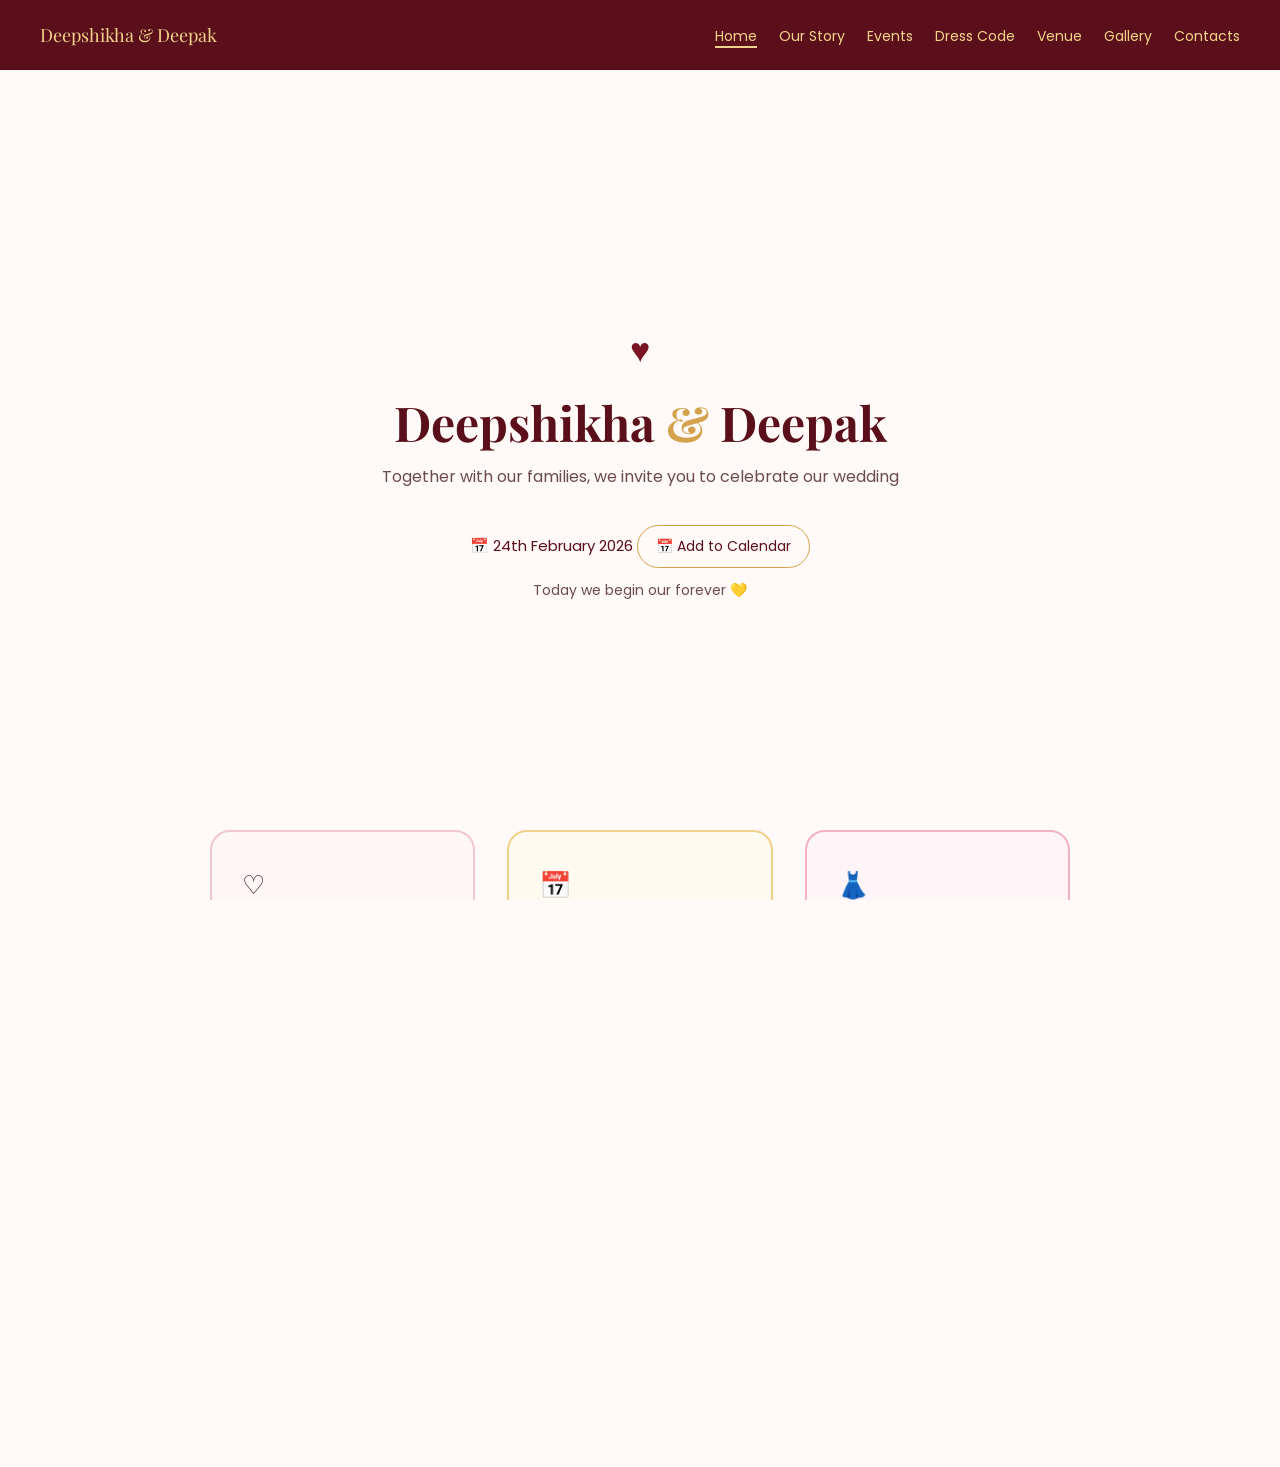
<file: index.html>
<!DOCTYPE html>
<html lang="en">
<head>
  <meta charset="UTF-8" />
  <meta name="viewport" content="width=device-width, initial-scale=1.0" />
  <title>Deepshikha & Deepak</title>

  <link rel="icon" href="/favicon.ico" type="image/x-icon">

  <!-- Fonts -->
  <link href="https://fonts.googleapis.com/css2?family=Playfair+Display:wght@500;600&family=Poppins:wght@300;400&display=swap" rel="stylesheet">

  <link rel="stylesheet" href="css/style.css" />
</head>
<script>
  const weddingDate = new Date("February 24, 2026 00:00:00").getTime();

  setInterval(() => {
    const now = new Date().getTime();
    const diff = weddingDate - now;

    if (diff <= 0) {
      document.getElementById("countdown").innerText =
        "Today we begin our forever 💛";
      return;
    }

    const days = Math.floor(diff / (1000 * 60 * 60 * 24));
    document.getElementById("countdown").innerText =
      `We’re getting married in ${days} days`;
  }, 1000);
</script>

<body>

<!-- Navigation -->
<nav>
  <div class="logo">Deepshikha & Deepak</div>
  <ul>
    <li><a href="index.html" class="active">Home</a></li>
    <li><a href="our-story.html">Our Story</a></li>
    <li><a href="events.html">Events</a></li>
    <li><a href="dress-code.html">Dress Code</a></li>
    <li><a href="venue.html">Venue</a></li>
    <li><a href="gallery.html">Gallery</a></li>
    <li><a href="contacts.html">Contacts</a></li>
  </ul>
</nav>

<!-- HERO -->
<section class="hero">
  <div class="hero-inner">
    <div class="hero-heart">♥</div>

    <h1 class="hero-title">
      Deepshikha <span>&</span> Deepak
    </h1>

    <p class="hero-subtitle">
  Together with our families, we invite you to celebrate our wedding
</p>

    <div class="hero-date">
      📅 24th February 2026
      <a
  href="https://www.google.com/calendar/render?action=TEMPLATE
&text=Deepshikha+%26+Deepak+Wedding
&dates=20260215T120000/20260215T180000
&details=Wedding+of+Deepshikha+and+Deepak
&location=SSSFarms,+Bijwasan,+New+Delhi"
  target="_blank"
  class="calendar-btn"
>
  📅 Add to Calendar
</a>
<p id="countdown" class="countdown"></p>
    </div>
  </div>
</section>

<section class="home-cards">
  <a href="our-story.html" class="card card-story">
    <span class="icon">♡</span>
    <h3>Our Story</h3>
    <p>How our journey began</p>
  </a>

  <a href="events.html" class="card card-venue">
    <span class="icon">📅</span>
    <h3>Wedding Events</h3>
    <p>Ceremonies & schedule</p>
  </a>

  <a href="dress-code.html" class="card card-gallery">
    <span class="icon">👗</span>
    <h3>Dress Code</h3>
    <p>What to wear for each event</p>
  </a>

  <a href="venue.html" class="card card-venue">
    <span class="icon">📍</span>
    <h3>Venue</h3>
    <p>Location & directions</p>
  </a>

  <a href="gallery.html" class="card card-gallery">
    <span class="icon">📸</span>
    <h3>Gallery</h3>
    <p>Moments & memories</p>
  </a>

  <a href="contacts.html" class="card card-contacts">
    <span class="icon">📞</span>
    <h3>Contacts</h3>
    <p>Important people to reach</p>
  </a>
</section>


<!-- Footer -->
<footer>
  <p>💛 Deepshikha & Deepak 💛</p>
  <p class="date">24th February 2026</p>
</footer>

</body>
</html>
</file>
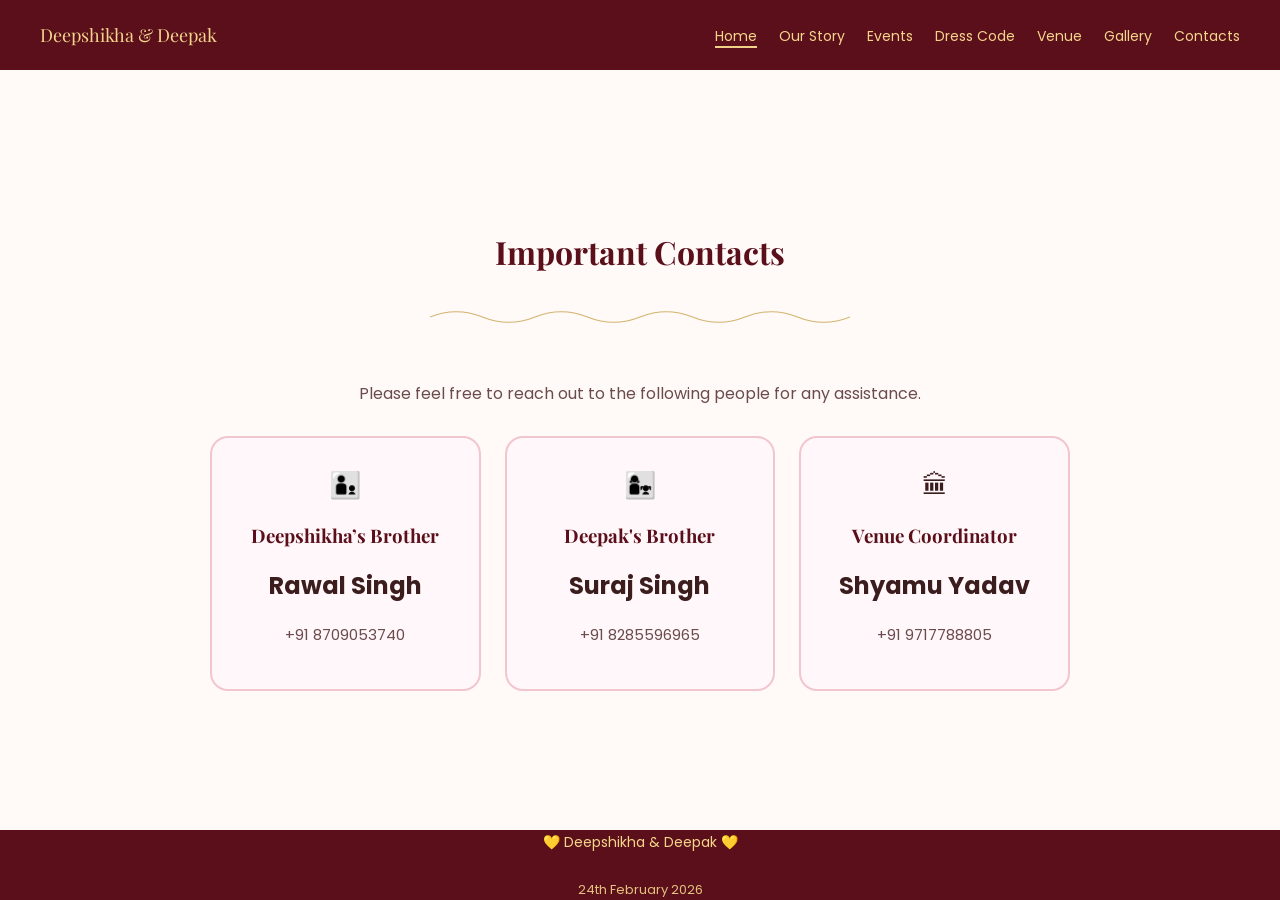
<file: contacts.html>
<!DOCTYPE html>
<html lang="en">
<head>
  <link rel="icon" href="/favicon.png" type="image/x-icon">
  <meta charset="UTF-8" />
  <meta name="viewport" content="width=device-width, initial-scale=1.0" />
  <title>Important Contacts | D & D</title>

  <!-- Fonts -->
  <link href="https://fonts.googleapis.com/css2?family=Playfair+Display:wght@500;600&family=Poppins:wght@300;400&display=swap" rel="stylesheet">

  <!-- Main Styles -->
  <link rel="stylesheet" href="css/style.css" />
</head>
<body>

<!-- Navigation -->
<nav>
  <div class="logo">Deepshikha & Deepak</div>
  <ul>
    <li><a href="index.html" class="active">Home</a></li>
    <li><a href="our-story.html">Our Story</a></li>
    <li><a href="events.html">Events</a></li>
    <li><a href="dress-code.html">Dress Code</a></li>
    <li><a href="venue.html">Venue</a></li>
    <li><a href="gallery.html">Gallery</a></li>
    <li><a href="contacts.html">Contacts</a></li>
  </ul>
</nav>

<!-- Page Content -->
<main class="container contacts-page">

  <h1>Important Contacts</h1>

  <!-- Decorative motif -->
  <img src="assets/motif.svg" alt="" class="motif">

  <p class="contacts-note">
    Please feel free to reach out to the following people for any assistance.
  </p>

  <!-- Contact Cards -->
  <section class="contacts-grid">

    <div class="contact-card">
      <span class="contact-icon">👨‍👦</span>
      <h3>Deepshikha’s Brother</h3>
      <h2>Rawal Singh</h2>
      <p>+91 8709053740</p>
    </div>

    <div class="contact-card">
      <span class="contact-icon">👩‍👧</span>
      <h3>Deepak's Brother</h3>
      <h2>Suraj Singh</h2>
      <p>+91 8285596965</p>
    </div>

    <div class="contact-card">
      <span class="contact-icon">🏛</span>
      <h3>Venue Coordinator</h3>
      <h2>Shyamu Yadav</h2>
      <p>+91 9717788805</p>
    </div>

  </section>

</main>

<!-- Footer -->
<footer>
  <p>💛 Deepshikha & Deepak 💛</p>
  <p class="date">24th February 2026</p>
</footer>

</body>
</html>
</file>
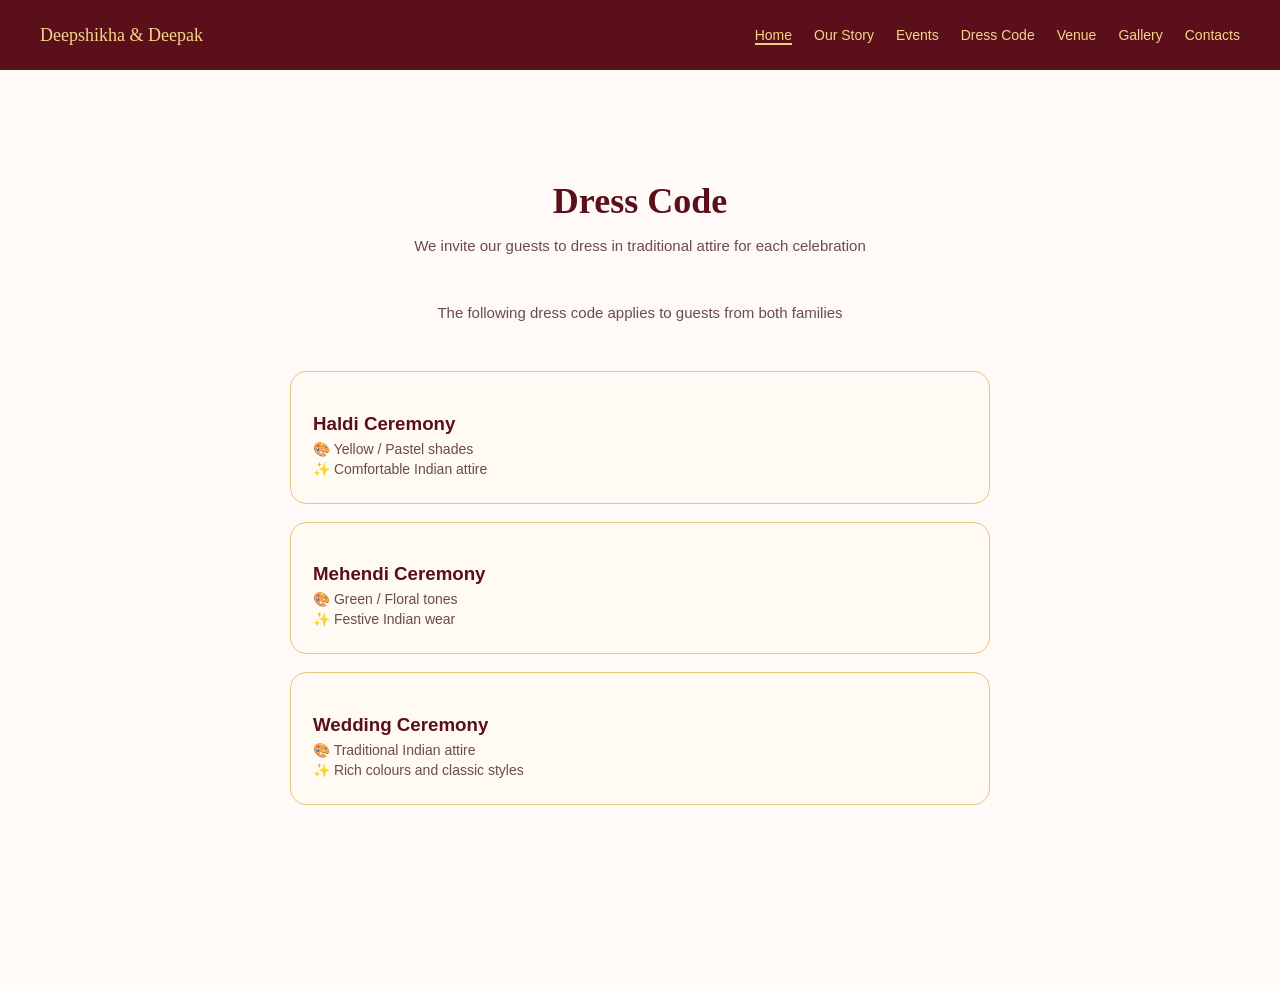
<file: dress-code.html>
<!DOCTYPE html>
<html lang="en">
<head>
  <meta charset="UTF-8" />
  <meta name="viewport" content="width=device-width, initial-scale=1.0" />
  <title>Dress Code | Deepshikha & Deepak</title>

  <link rel="stylesheet" href="css/style.css" />
</head>
<body>

<nav>
  <div class="logo">Deepshikha & Deepak</div>
  <ul>
    <li><a href="index.html" class="active">Home</a></li>
    <li><a href="our-story.html">Our Story</a></li>
    <li><a href="events.html">Events</a></li>
    <li><a href="dress-code.html">Dress Code</a></li>
    <li><a href="venue.html">Venue</a></li>
    <li><a href="gallery.html">Gallery</a></li>
    <li><a href="contacts.html">Contacts</a></li>
  </ul>
</nav>

<section class="page">
  <h1 class="page-title">Dress Code</h1>
  <p class="page-subtitle">
    We invite our guests to dress in traditional attire for each celebration
  </p>
  <p class="page-subtitle">
  The following dress code applies to guests from both families
</p>

  <div class="family-section">

    <div class="event-card">
      <h3>Haldi Ceremony</h3>
      <p>🎨 Yellow / Pastel shades</p>
      <p>✨ Comfortable Indian attire</p>
    </div>

    <div class="event-card">
      <h3>Mehendi Ceremony</h3>
      <p>🎨 Green / Floral tones</p>
      <p>✨ Festive Indian wear</p>
    </div>

    <div class="event-card">
      <h3>Wedding Ceremony</h3>
      <p>🎨 Traditional Indian attire</p>
      <p>✨ Rich colours and classic styles</p>
    </div>

  </div>
</section>

<footer>
  <p>💛 Deepshikha & Deepak 💛</p>
  <p class="date">24th February 2026</p>
</footer>

</body>
</html>
</file>
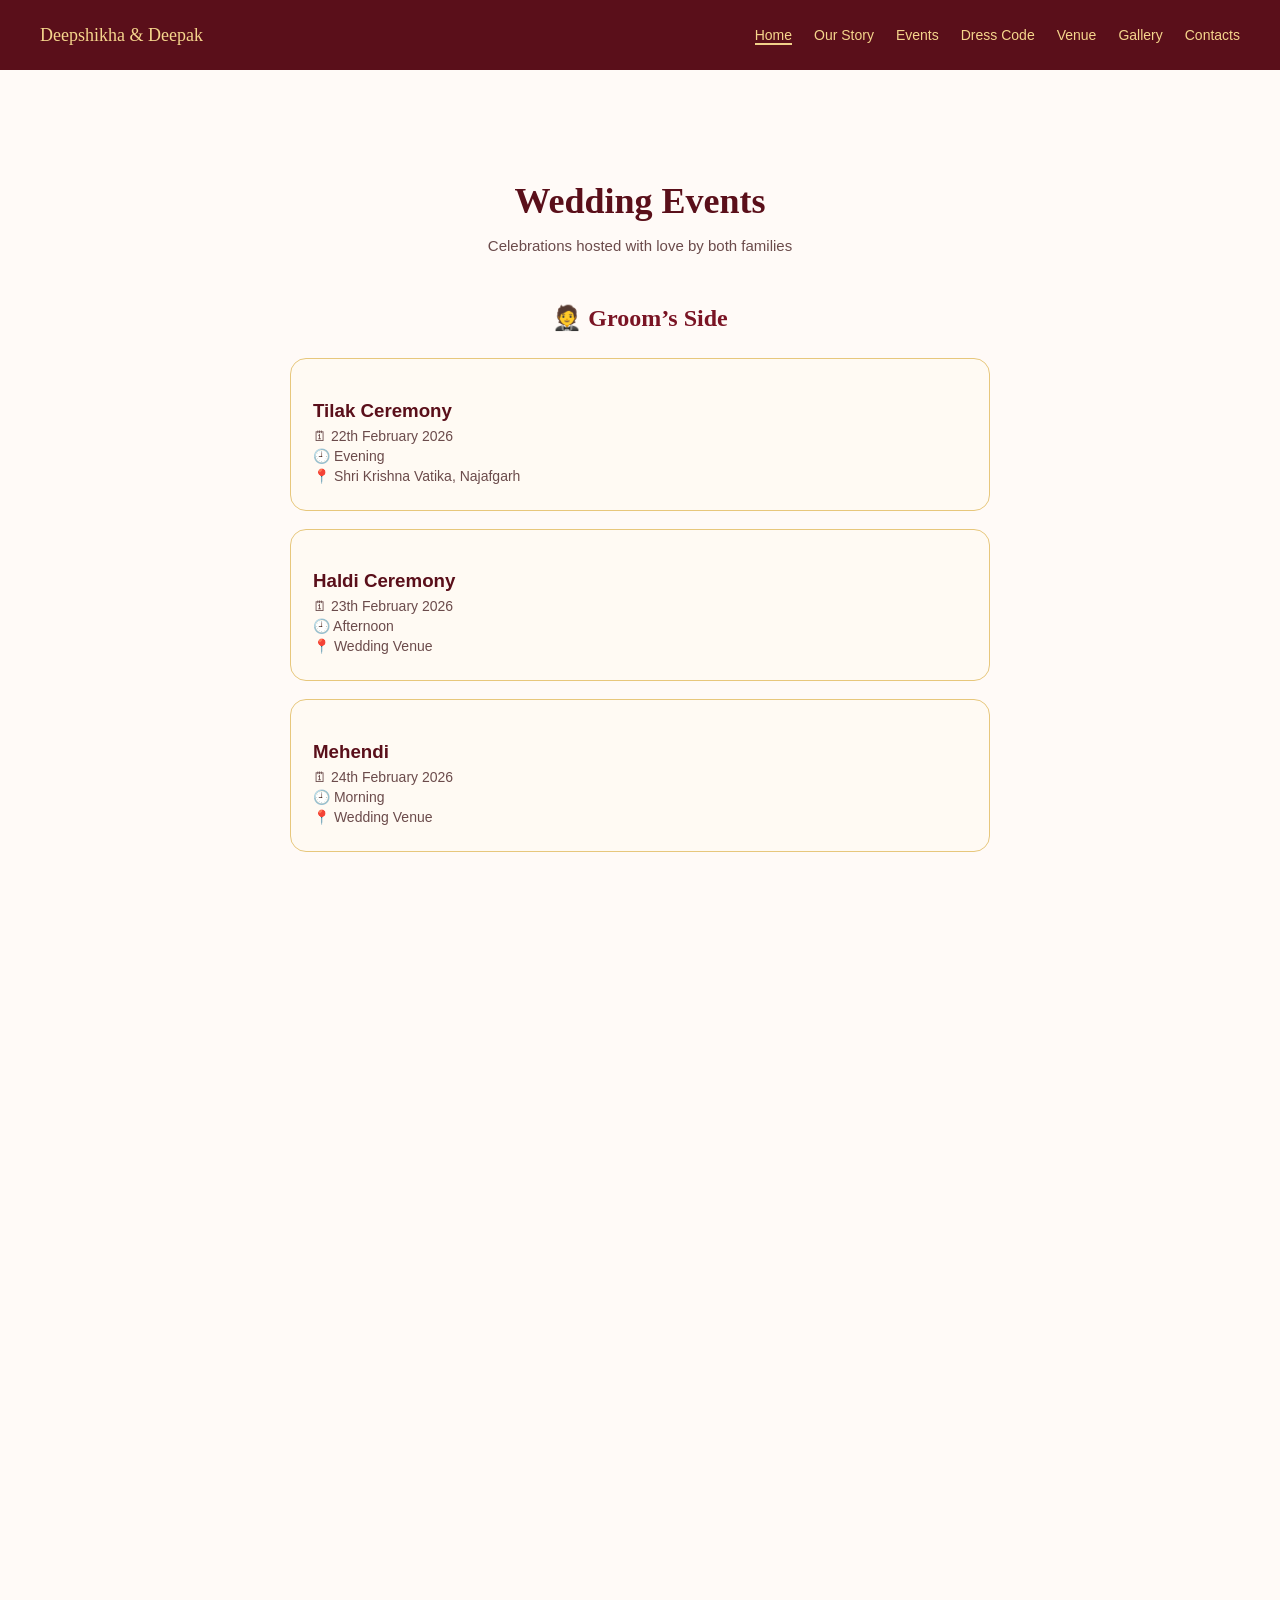
<file: events.html>
<!DOCTYPE html>
<html lang="en">
<head>
  <meta charset="UTF-8" />
  <meta name="viewport" content="width=device-width, initial-scale=1.0" />
  <title>Wedding Events | Deepshikha & Deepak</title>

  <link rel="stylesheet" href="css/style.css" />
</head>
<body>

<nav>
  <div class="logo">Deepshikha & Deepak</div>
  <ul>
    <li><a href="index.html" class="active">Home</a></li>
    <li><a href="our-story.html">Our Story</a></li>
    <li><a href="events.html">Events</a></li>
    <li><a href="dress-code.html">Dress Code</a></li>
    <li><a href="venue.html">Venue</a></li>
    <li><a href="gallery.html">Gallery</a></li>
    <li><a href="contacts.html">Contacts</a></li>
  </ul>
</nav>

<section class="page">
  <h1 class="page-title">Wedding Events</h1>
  <p class="page-subtitle">
    Celebrations hosted with love by both families
  </p>

  <!-- Groom Side -->
  <div class="family-section">
    <h2 class="family-title">🤵 Groom’s Side</h2>

    <div class="event-card">
      <h3>Tilak Ceremony</h3>
      <p>🗓 22th February 2026</p>
      <p>🕘 Evening</p>
      <p>📍 Shri Krishna Vatika, Najafgarh</p>
    </div>

    <div class="event-card">
      <h3>Haldi Ceremony</h3>
      <p>🗓 23th February 2026</p>
      <p>🕘 Afternoon</p>
      <p>📍 Wedding Venue</p>
    </div>

    <div class="event-card">
      <h3>Mehendi</h3>
      <p>🗓 24th February 2026</p>
      <p>🕘 Morning</p>
      <p>📍 Wedding Venue</p>
    </div>
    </div>
  </div>

  <!-- Bride Side -->
  <div class="family-section">
    <h2 class="family-title">👰 Bride’s Side</h2>

    <div class="event-card">
      <h3>Mehendi Ceremony</h3>
      <p>🗓 23th February 2026</p>
      <p>🕒 Evening</p>
      <p>📍 YTA</p>
    </div>

    <div class="event-card">
      <h3>Sangeet Night</h3>
      <p>🗓 23th February 2026</p>
      <p>🕖 Evening</p>
      <p>📍 YTA</p>
    </div>  

    <div class="event-card">
      <h3>Haldi Ceremony</h3>
      <p>🗓 24th February 2026</p>
      <p>🕘 Noon</p>
      <p>📍 Wedding Venue</p>
    </div>
    </div>
  </div>

  <!-- Common Events -->
  <div class="family-section">
    <h2 class="family-title">💛 Main Ceremony</h2>

    <div class="event-card">
      <h3>Wedding Ceremony</h3>
      <p>🗓 24th February 2026</p>
      <p>🕚 6:00 PM onwards</p>
      <p>📍 Carnival Greens, Bijwasan</p>
    </div>
  </div>
</section>

<footer>
  <p>💛 Deepshikha & Deepak 💛</p>
  <p class="date">24th February 2026</p>
</footer>

</body>
</html>
</file>
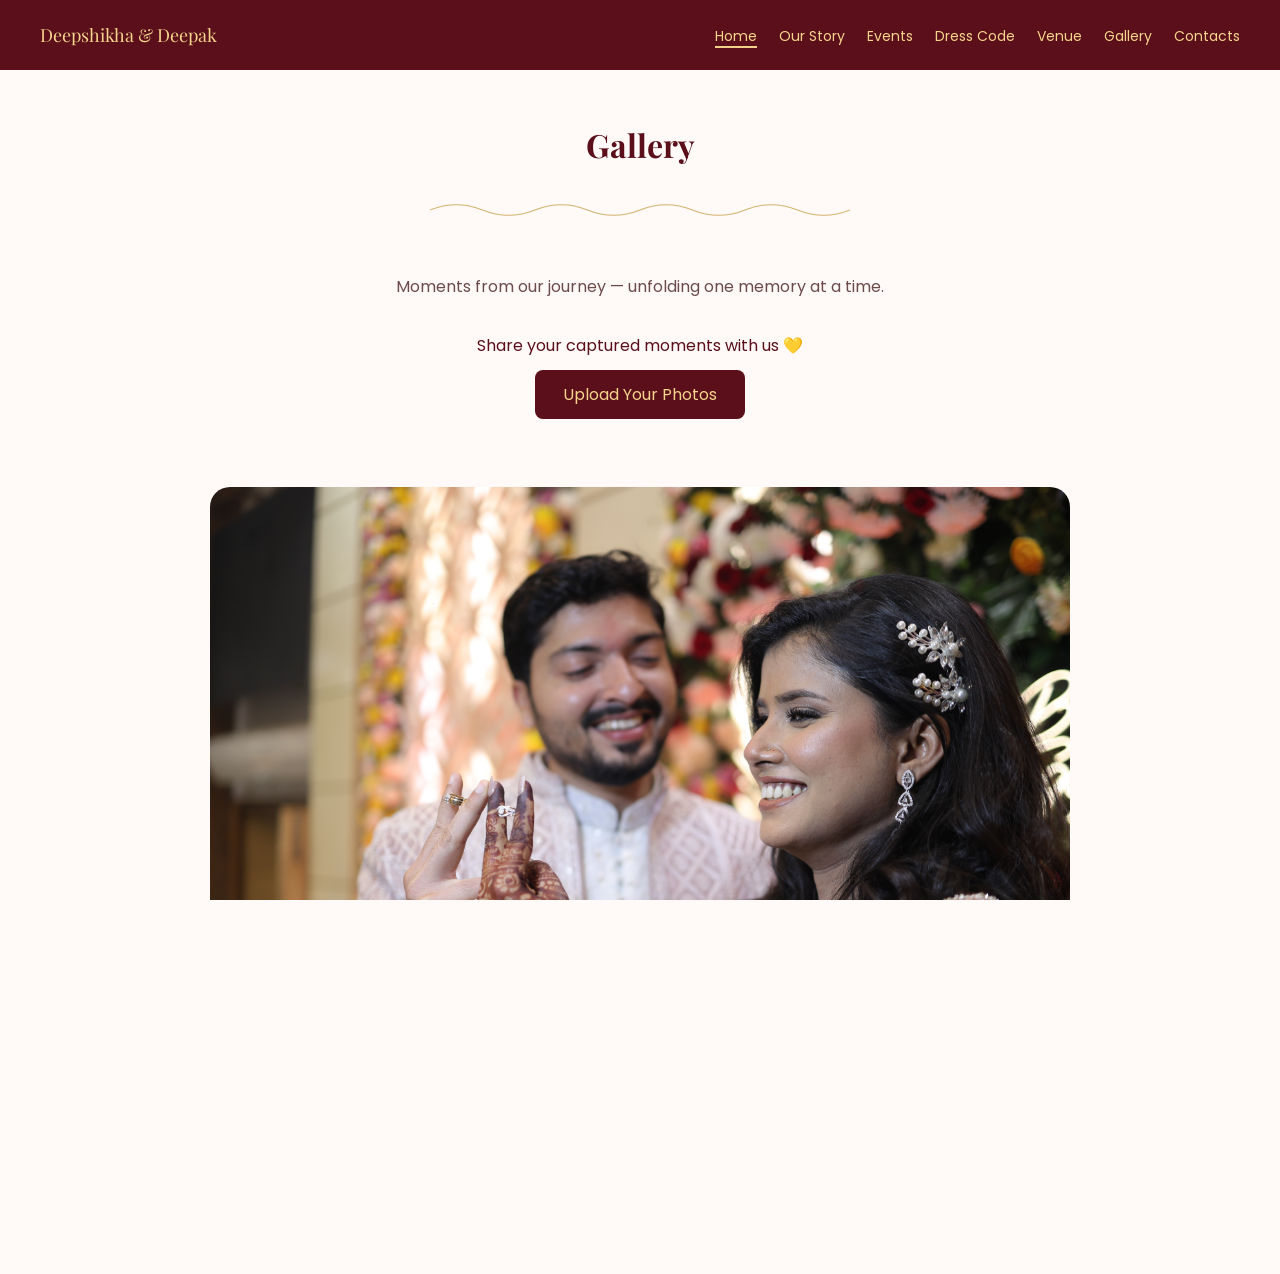
<file: gallery.html>
<!DOCTYPE html>
<html lang="en">
<head>
  <link rel="icon" href="/favicon.png" type="image/x-icon">
  <meta charset="UTF-8" />
  <meta name="viewport" content="width=device-width, initial-scale=1.0" />
  <title>Gallery | D & D</title>

  <!-- Fonts -->
  <link href="https://fonts.googleapis.com/css2?family=Playfair+Display:wght@500;600&family=Poppins:wght@300;400&display=swap" rel="stylesheet">

  <!-- Main Styles -->
  <link rel="stylesheet" href="css/style.css" />

  <!-- Slideshow Styles -->
  <style>
    .slideshow {
      max-width: 900px;
      margin: 40px auto;
      border-radius: 20px;
      overflow: hidden;
    }


    .slide {
      position: absolute;
      inset: 0;
      opacity: 0;
      transition: opacity 1.2s ease, transform 1.2s ease;
      transform: scale(1.03);
      width: 100%;
      height: auto;
      display: block;
    }

    .slide.active {
      opacity: 1;
      transform: scale(1);
    }

    .slide img {
      width: 100%;
      height: 100%;
      object-fit: cover;
    }

    @media (max-width: 768px) {
      .slideshow {
        height: 320px;
      }
    }
  </style>
</head>
<body>

<!-- Navigation -->
<nav>
  <div class="logo">Deepshikha & Deepak</div>
  <ul>
    <li><a href="index.html" class="active">Home</a></li>
    <li><a href="our-story.html">Our Story</a></li>
    <li><a href="events.html">Events</a></li>
    <li><a href="dress-code.html">Dress Code</a></li>
    <li><a href="venue.html">Venue</a></li>
    <li><a href="gallery.html">Gallery</a></li>
    <li><a href="contacts.html">Contacts</a></li>
  </ul>
</nav>

<!-- Page Content -->
<main class="container gallery-page">

  <h1>Gallery</h1>

  <img src="assets/motif.svg" alt="" class="motif">

  <p class="gallery-note">
    Moments from our journey — unfolding one memory at a time.
  </p>

  <!-- Upload Section -->
  <section class="upload-section">
    <p class="upload-text">
      Share your captured moments with us 💛
    </p>

    <a
      href="https://drive.google.com/drive/folders/1DLoI-LvtGlVqR0OEaVJBHrWMjuopYNuo?usp=sharing"
      target="_blank"
      class="upload-btn"
    >
      Upload Your Photos
    </a>
  </section>

  <!-- Slideshow -->
  <section class="slideshow" id="slideshow">
    <div class="slide active">
      <img src="assets/IMG_3920.JPG" alt="Memory 1">
    </div>
    <div class="slide">
      <img src="assets/IMG_3432.JPG" alt="Memory 2">
    </div>
    <div class="slide">
      <img src="assets/IMG_3936.JPG" alt="Memory 3">
    </div>
  </section>

</main>

<!-- Footer -->
<footer>
  <p>💛 Deepshikha & Deepak 💛</p>
  <p class="date">24th February 2026</p>
</footer>

<!-- Slideshow Script -->
<script>
  const slides = document.querySelectorAll(".slide");
  let currentIndex = 0;

  setInterval(() => {
    slides[currentIndex].classList.remove("active");
    currentIndex = (currentIndex + 1) % slides.length;
    slides[currentIndex].classList.add("active");
  }, 4000); // 4 seconds
</script>

</body>
</html>
</file>
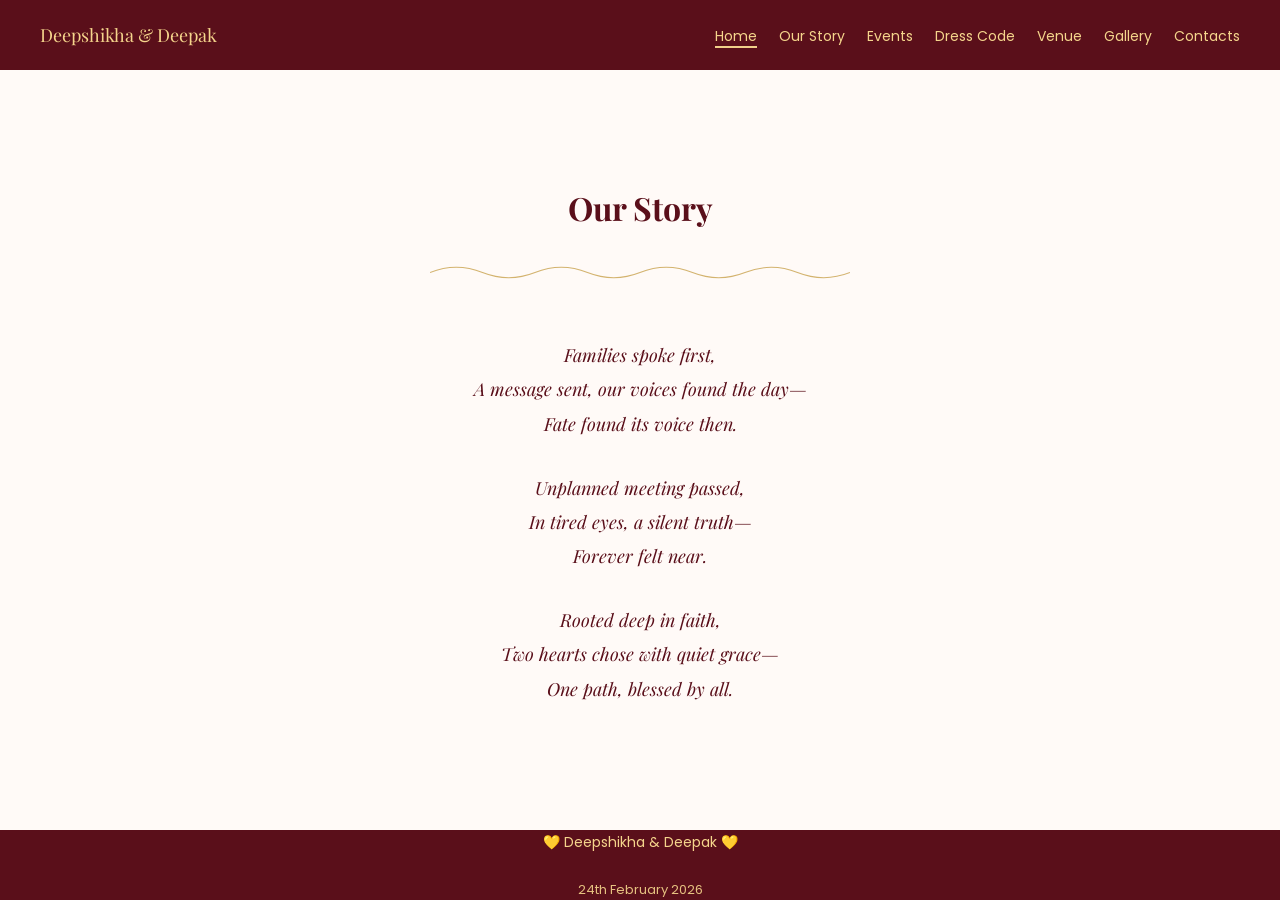
<file: our-story.html>
<!DOCTYPE html>
<html lang="en">
<head>
  <link rel="icon" href="/favicon.png" type="image/x-icon">
  <meta charset="UTF-8" />
  <meta name="viewport" content="width=device-width, initial-scale=1.0" />
  <title>Our Story | D & D</title>

  <!-- Fonts -->
  <link href="https://fonts.googleapis.com/css2?family=Playfair+Display:wght@500;600&family=Poppins:wght@300;400&display=swap" rel="stylesheet">

  <!-- Main Styles -->
  <link rel="stylesheet" href="css/style.css" />
</head>
<body>

<!-- Navigation -->
<nav>
  <div class="logo">Deepshikha & Deepak</div>
  <ul>
    <li><a href="index.html" class="active">Home</a></li>
    <li><a href="our-story.html">Our Story</a></li>
    <li><a href="events.html">Events</a></li>
    <li><a href="dress-code.html">Dress Code</a></li>
    <li><a href="venue.html">Venue</a></li>
    <li><a href="gallery.html">Gallery</a></li>
    <li><a href="contacts.html">Contacts</a></li>
  </ul>
</nav>

<!-- Page Content -->
<main class="container story-page">

  <h1>Our Story</h1>

  <!-- Optional decorative motif -->
  <img src="assets/motif.svg" alt="" class="motif">

  <div class="story-text">
    <p>
      Families spoke first,<br>
      A message sent, our voices found the day—<br>
      Fate found its voice then.
    </p>

    <p>
      Unplanned meeting passed,<br>
      In tired eyes, a silent truth—<br>
      Forever felt near.
    </p>

    <p>
      Rooted deep in faith,<br>
      Two hearts chose with quiet grace—<br>
      One path, blessed by all.
    </p>
  </div>

</main>

<!-- Footer -->
<footer>
  <p>💛 Deepshikha & Deepak 💛</p>
  <p class="date">24th February 2026</p>
</footer>

</body>
</html>
</file>
<file: css/style.css>
/* =========================
   Global Reset & Base
========================= */

* {
  box-sizing: border-box;
}

html, body {
  height: 100%;
  margin: 0;
  overflow-x: hidden;
}

body {
  font-family: 'Poppins', sans-serif;
  background: #fffaf7;
  color: #3b1d1d;
}

a {
  text-decoration: none;
  color: inherit;
}

/* =========================
   Navigation
========================= */

nav {
  height: 70px;
  display: flex;
  justify-content: space-between;
  align-items: center;
  padding: 0 40px;
  background: #5a0f1a;
  color: #f5d58c;
}

nav .logo {
  font-family: 'Playfair Display', serif;
  font-size: 18px;
}

nav ul {
  list-style: none;
  display: flex;
  gap: 22px;
  margin: 0;
  padding: 0;
}

nav a {
  font-size: 14px;
  color: #f5d58c;
}

nav a.active {
  border-bottom: 2px solid #f1d08a;
}

/* Mobile nav */
@media (max-width: 768px) {
  nav {
    height: auto;
    padding: 14px 20px;
    flex-direction: column;
    gap: 10px;
  }

  nav ul {
    flex-direction: column;
    gap: 10px;
  }
}

/* =========================
   Layout Container (NO SCROLL)
========================= */

.container {
  max-width: 900px;
  margin: 0 auto;
  padding: 32px 20px;
  min-height: calc(100vh - 140px); /* nav + footer */
  display: flex;
  flex-direction: column;
  justify-content: center;
}

/* =========================
   Headings & Motif
========================= */

h1 {
  font-family: 'Playfair Display', serif;
  font-size: 32px;
  color: #5a0f1a;
  text-align: center;
  margin-bottom: 10px;
}

.motif {
  display: block;
  margin: 18px auto 32px;
  max-width: 420px;
  opacity: 0.8;
}

/* =========================
   HOME PAGE (Balanced Grid)
========================= */

.home-wrapper {
  padding: 40px 20px 60px;
  display: flex;
  justify-content: center;
}

.home-grid {
  display: grid;
  grid-template-columns: repeat(2, 1fr);
  gap: 32px;
  max-width: 900px;
  width: 100%;
}

.card {
  background: #fff;
  border-radius: 20px;
  padding: 34px 30px;
  border: 2px solid transparent;
  min-height: 180px;
  transition: all 0.3s ease;
}

.card .icon {
  font-size: 26px;
  margin-bottom: 14px;
  display: block;
}

.card h3 {
  font-family: 'Playfair Display', serif;
  font-size: 22px;
  color: #5a0f1a;
  margin-bottom: 6px;
}

.card p {
  font-size: 15px;
  color: #6b4b4b;
}

/* Card themes */
.card-story {
  background: #fff6f8;
  border-color: #f2c6cf;
}

.card-venue {
  background: #fffaf0;
  border-color: #f1d08a;
}

.card-gallery {
  background: #fff5f8;
  border-color: #f3b2c4;
}

.card-contacts {
  background: #fffaf3;
  border-color: #e7c77c;
}

/* Hover */
@media (hover: hover) {
  .card:hover {
    transform: translateY(-8px);
    box-shadow: 0 16px 36px rgba(0,0,0,0.12);
  }

  .venue-qr:hover {
    transform: scale(1.04);
  }

  .calendar-btn:hover {
    background: #fff4d8;
  }
}

/* Mobile home */
@media (max-width: 768px) {
  .home-grid {
    grid-template-columns: 1fr;
    gap: 24px;
  }
}

/* =========================
   OUR STORY (Single Screen)
========================= */

.story-page {
  max-width: 720px;
  text-align: center;
}

.story-text p {
  font-family: 'Playfair Display', serif;
  font-size: 18px;
  line-height: 1.9;
  font-style: italic;
  color: #5a0f1a;
  margin-bottom: 30px;
}

/* =========================
   VENUE
========================= */

.venue-page {
  text-align: center;
}

.venue-note {
  color: #6b4b4b;
  margin-bottom: 24px;
}

.venue-qr {
  width: 220px;
  margin: 0 auto;
  display: block;
  cursor: pointer;
  transition: transform 0.2s ease;
}

.venue-helper {
  margin-top: 14px;
  font-size: 14px;
  color: #6b4b4b;
}

/* =========================
   GALLERY
========================= */

.gallery-page {
  text-align: center;
}

.gallery-note {
  color: #6b4b4b;
  margin-bottom: 18px;
}

.upload-section {
  margin-bottom: 28px;
}

.upload-text {
  margin-bottom: 12px;
  color: #5a0f1a;
}

.upload-btn {
  background: #5a0f1a;
  color: #f5d58c;
  padding: 12px 28px;
  border-radius: 8px;
  font-size: 16px;
  display: inline-block;
}

.upload-btn:hover {
  opacity: 0.9;
}

/* Slideshow (NO CROP, NO SCROLL) */
.slideshow {
  max-width: 900px;
  width: 100%;
  margin: 24px auto 0;
  position: relative;
  border-radius: 20px;

  /* 👇 THIS IS THE FIX */
  aspect-ratio: 4 / 3;
}


.slide {
  position: absolute;
  inset: 0;
  opacity: 0;
  transition: opacity 1.2s ease;
}

.slide.active {
  opacity: 1;
}

.slide img {
  width: 100%;
  height: auto;
  display: block;
}

/* =========================
   GALLERY IMAGE FIX
========================= */

.gallery-frame {
  max-width: 900px;
  margin: 0 auto 40px;
  padding: 0 20px;
}

.gallery-photo {
  width: 100%;
  height: auto;              /* 🔑 THIS FIXES CROPPING */
  display: block;
  border-radius: 18px;
  object-fit: contain;       /* 🔑 SHOW FULL IMAGE */
  background: #fff;
}

/* =========================
   CONTACTS
========================= */

.contacts-page {
  text-align: center;
}

.contacts-note {
  color: #6b4b4b;
  margin-bottom: 30px;
}

.contacts-grid {
  display: grid;
  grid-template-columns: repeat(auto-fit, minmax(220px, 1fr));
  gap: 24px;
}

.contact-card {
  background: #fff7f9;
  border: 2px solid #f2c6cf;
  border-radius: 18px;
  padding: 28px 22px;
}

.contact-icon {
  font-size: 26px;
  margin-bottom: 12px;
  display: block;
}

.contact-card h3 {
  font-family: 'Playfair Display', serif;
  color: #5a0f1a;
  margin-bottom: 6px;
}

.contact-card p {
  font-size: 15px;
  color: #6b4b4b;
}

/* =========================
   FOOTER (NO EXTRA SPACE)
========================= */

footer {
  height: 70px;
  background: #5a0f1a;
  color: #f5d58c;
  text-align: center;
  display: flex;
  flex-direction: column;
  justify-content: center;
  font-size: 14px;
}

footer .date {
  font-size: 13px;
  opacity: 0.9;
}

/* =========================
   HERO SECTION
========================= */

.hero {
  min-height: calc(100vh - 140px);
  display: flex;
  align-items: center;
  justify-content: center;
  background: #fffaf7; 
  text-align: center;
  padding: 80px 20px 40px;
}

.hero-inner {
  max-width: 700px;
}

.hero-heart {
  font-size: 34px;
  color: #7a1424;
  margin-bottom: 14px;
}

.hero-title {
  font-family: 'Playfair Display', serif;
  font-size: 48px;
  color: #5a0f1a;
  margin: 0;
}

.hero-title span {
  color: #d4a24c;
}

.hero-subtitle {
  font-size: 16px;
  margin: 10px 0 18px;
  color: #6b4b4b;
}

.hero-date {
  font-size: 15px;
  color: #5a0f1a;
}

/* =========================
   HOME CARDS BELOW HERO
========================= */

.home-cards {
  max-width: 900px;
  margin: 0 auto 40px;
  padding: 0 20px 40px;
  display: grid;
  grid-template-columns: repeat(3, 1fr);
  gap: 32px;
}

@media (max-width: 768px) {
  .hero-title {
    font-size: 36px;
  }

  .home-cards {
    grid-template-columns: 1fr;
    gap: 24px;
  }
}

@media (max-width: 1024px) {
  .home-cards {
    grid-template-columns: repeat(2, 1fr);
  }
}

.calendar-btn {
  display: inline-block;
  margin-top: 18px;
  padding: 10px 18px;
  border-radius: 22px;
  font-size: 14px;
  color: #5a0f1a;
  border: 1px solid #d4a24c;
  text-decoration: none;
  transition: all 0.25s ease;
}

.countdown {
  margin-top: 12px;
  font-size: 14px;
  color: #6b4b4b;
}

.dress-code {
  max-width: 500px;
  margin: 0 auto;
  padding-left: 0;
  list-style: none;
}

.dress-code li {
  margin-bottom: 12px;
  font-size: 15px;
  color: #6b4b4b;
}

/* =========================
   EVENTS PAGE
========================= */

.page {
  padding: 80px 20px 60px;
  text-align: center;
}

.page-title {
  font-family: 'Playfair Display', serif;
  font-size: 36px;
  color: #5a0f1a;
  margin-bottom: 8px;
}

.page-subtitle {
  font-size: 15px;
  color: #6b4b4b;
  margin-bottom: 50px;
}

.family-section {
  max-width: 700px;
  margin: 0 auto 50px;
}

.family-title {
  font-family: 'Playfair Display', serif;
  font-size: 24px;
  color: #7a1424;
  margin-bottom: 26px;
}

.event-card {
  background: #fffaf3;
  border: 1px solid #e7c77c;
  border-radius: 16px;
  padding: 22px;
  margin-bottom: 18px;
  text-align: left;
}

.event-card h3 {
  margin-bottom: 6px;
  color: #5a0f1a;
}

.event-card p {
  font-size: 14px;
  color: #6b4b4b;
  margin: 4px 0;
}

/* Mobile */
@media (max-width: 768px) {
  .event-card {
    text-align: center;
  }
  
  .home-cards {
    grid-template-columns: 1fr;
  }
}
</file>
